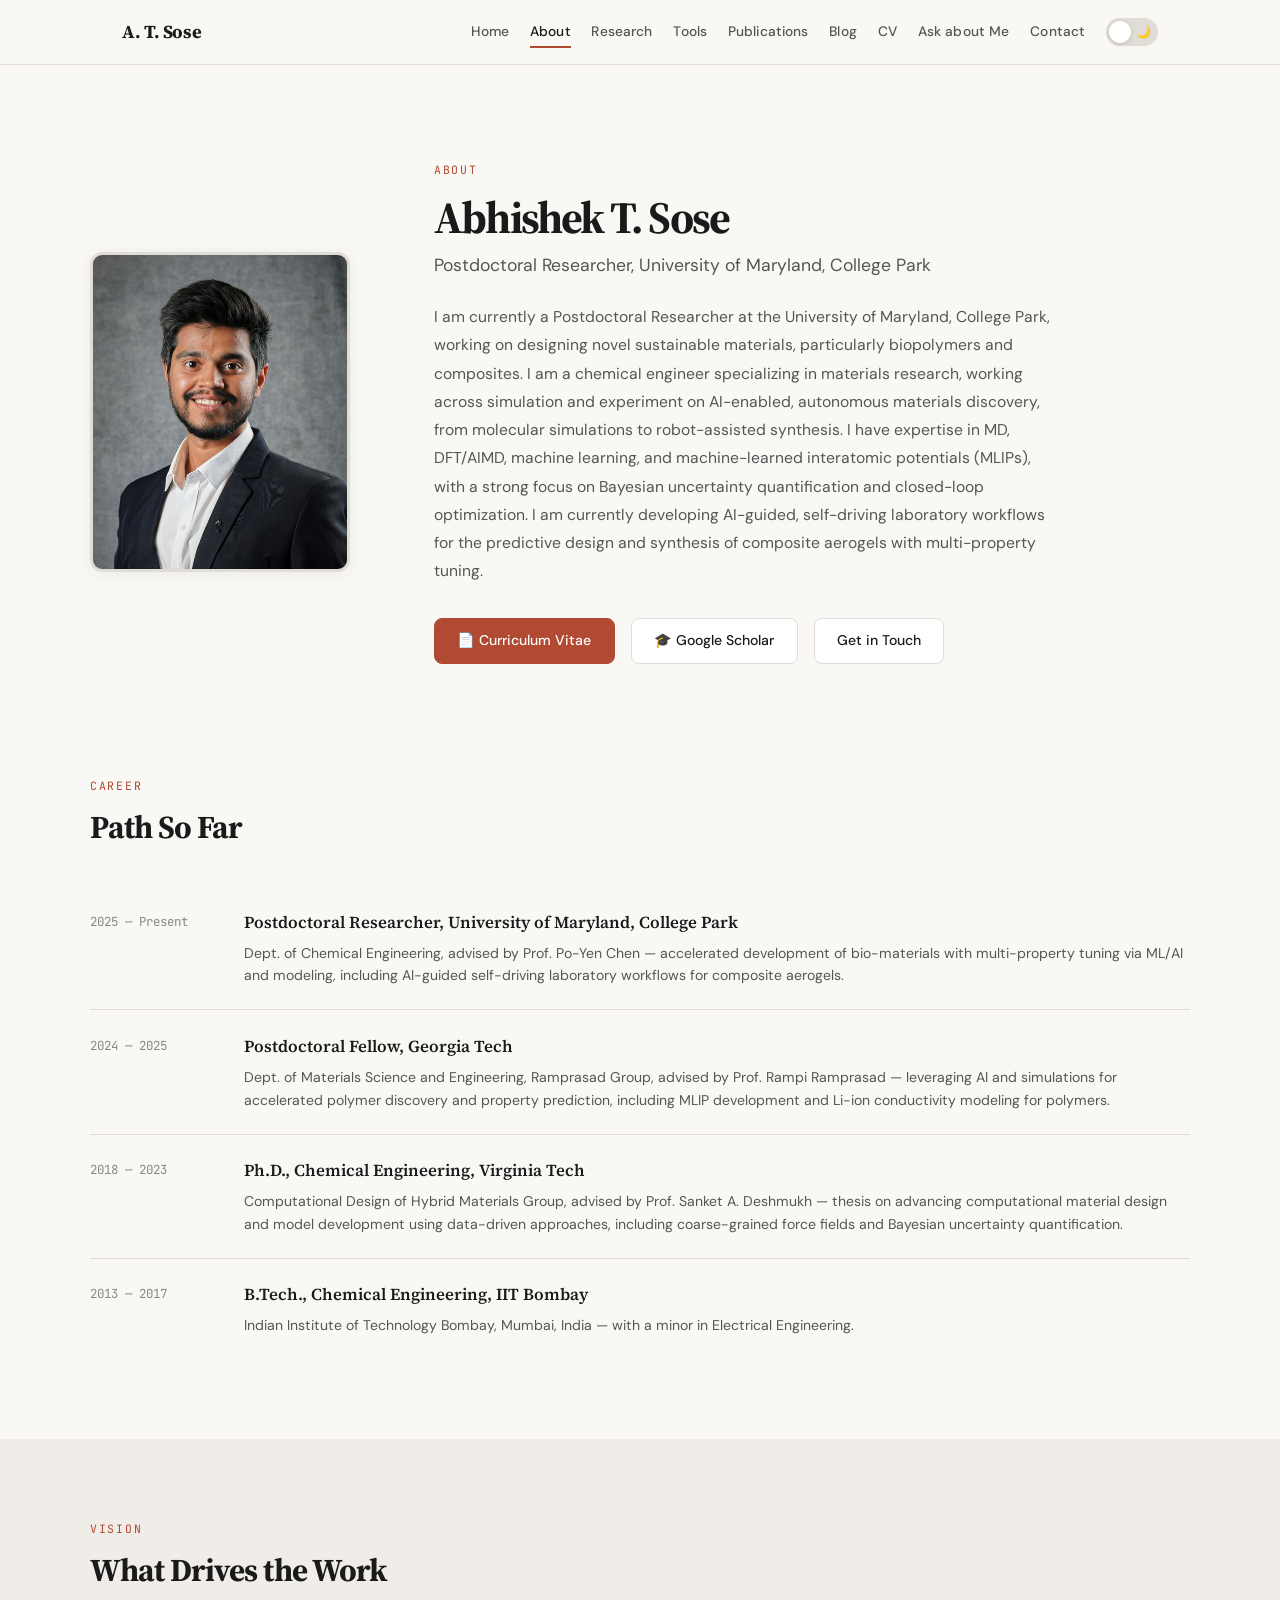
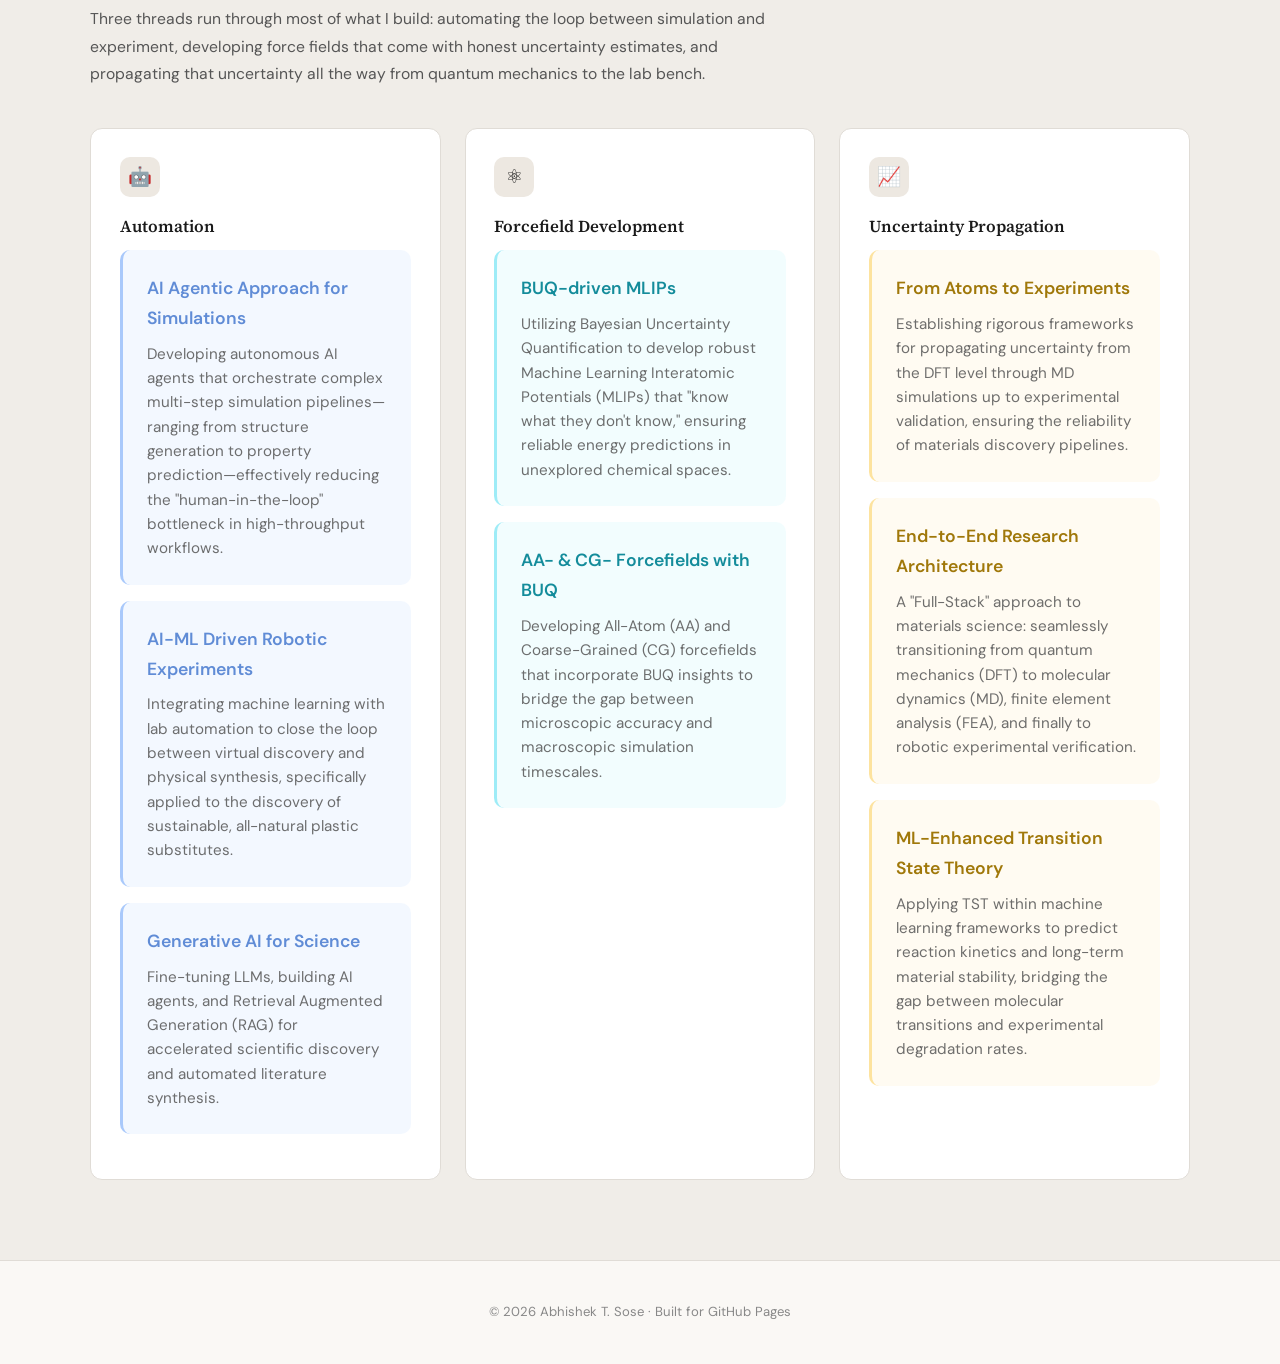
<file: about.html>
<!DOCTYPE html>
<html lang="en" data-theme="light">
<head>
<meta charset="UTF-8">
<meta name="viewport" content="width=device-width, initial-scale=1.0">
<title>About — Abhishek T. Sose</title>
<link rel="preconnect" href="https://fonts.googleapis.com">
<link href="https://fonts.googleapis.com/css2?family=Source+Serif+4:ital,opsz,wght@0,8..60,300;0,8..60,400;0,8..60,600;0,8..60,700;1,8..60,400&family=DM+Sans:ital,opsz,wght@0,9..40,300;0,9..40,400;0,9..40,500;0,9..40,600;1,9..40,400&family=JetBrains+Mono:wght@400&display=swap" rel="stylesheet">
<link rel="stylesheet" href="style.css">
</head>
<body data-page="about">

<div id="site-nav"></div>

<section class="hero" style="padding-bottom:2rem">
  <div class="container">
    <div class="hero-grid fade-up">
      <img src="assets/profile.jpg" alt="Abhishek T. Sose" class="hero-photo">
      <div class="hero-content">
        <p class="section-label">About</p>
        <h1>Abhishek T. Sose</h1>
        <p class="hero-subtitle">Postdoctoral Researcher, University of Maryland, College Park</p>
        <p class="hero-bio">I am currently a Postdoctoral Researcher at the University of Maryland, College Park, working on designing novel sustainable materials, particularly biopolymers and composites. I am a chemical engineer specializing in materials research, working across simulation and experiment on AI-enabled, autonomous materials discovery, from molecular simulations to robot-assisted synthesis. I have expertise in MD, DFT/AIMD, machine learning, and machine-learned interatomic potentials (MLIPs), with a strong focus on Bayesian uncertainty quantification and closed-loop optimization. I am currently developing AI-guided, self-driving laboratory workflows for the predictive design and synthesis of composite aerogels with multi-property tuning.</p>
        <div class="hero-links">
          <a href="assets/Abhishek-Tejrao-Sose_CV.pdf" class="btn btn-primary">📄 Curriculum Vitae</a>
          <a href="https://scholar.google.ca/citations?user=PnaArzMAAAAJ&hl=en" class="btn" target="_blank">🎓 Google Scholar</a>
          <a href="contact.html" class="btn">Get in Touch</a>
        </div>
      </div>
    </div>
  </div>
</section>

<section>
  <div class="container">
    <p class="section-label fade-up">Career</p>
    <h2 class="section-title fade-up">Path So Far</h2>
    <div class="timeline">
      <div class="timeline-item fade-up">
        <span class="timeline-date">2025 — Present</span>
        <div>
          <h3>Postdoctoral Researcher, University of Maryland, College Park</h3>
          <p>Dept. of Chemical Engineering, advised by Prof. Po-Yen Chen — accelerated development of bio-materials with multi-property tuning via ML/AI and modeling, including AI-guided self-driving laboratory workflows for composite aerogels.</p>
        </div>
      </div>
      <div class="timeline-item fade-up">
        <span class="timeline-date">2024 — 2025</span>
        <div>
          <h3>Postdoctoral Fellow, Georgia Tech</h3>
          <p>Dept. of Materials Science and Engineering, Ramprasad Group, advised by Prof. Rampi Ramprasad — leveraging AI and simulations for accelerated polymer discovery and property prediction, including MLIP development and Li-ion conductivity modeling for polymers.</p>
        </div>
      </div>
      <div class="timeline-item fade-up">
        <span class="timeline-date">2018 — 2023</span>
        <div>
          <h3>Ph.D., Chemical Engineering, Virginia Tech</h3>
          <p>Computational Design of Hybrid Materials Group, advised by Prof. Sanket A. Deshmukh — thesis on advancing computational material design and model development using data-driven approaches, including coarse-grained force fields and Bayesian uncertainty quantification.</p>
        </div>
      </div>
      <div class="timeline-item fade-up">
        <span class="timeline-date">2013 — 2017</span>
        <div>
          <h3>B.Tech., Chemical Engineering, IIT Bombay</h3>
          <p>Indian Institute of Technology Bombay, Mumbai, India — with a minor in Electrical Engineering.</p>
        </div>
      </div>
    </div>
  </div>
</section>

<section id="research-interests" style="background:var(--bg-accent);transition:background var(--transition)">
  <div class="container">
    <p class="section-label fade-up">Vision</p>
    <h2 class="section-title fade-up">What Drives the Work</h2>
    <p class="section-intro fade-up">Three threads run through most of what I build: automating the loop between simulation and experiment, developing force fields that come with honest uncertainty estimates, and propagating that uncertainty all the way from quantum mechanics to the lab bench.</p>

    <div class="interests-grid">
      <div class="interest-card wide fade-up">
        <div class="ic-icon">🤖</div>
        <h3>Automation</h3>
        <div class="sub-interest automation-box">
          <h4>AI Agentic Approach for Simulations</h4>
          <p>Developing autonomous AI agents that orchestrate complex multi-step simulation pipelines—ranging from structure generation to property prediction—effectively reducing the "human-in-the-loop" bottleneck in high-throughput workflows.</p>
        </div>
        <div class="sub-interest automation-box">
          <h4>AI-ML Driven Robotic Experiments</h4>
          <p>Integrating machine learning with lab automation to close the loop between virtual discovery and physical synthesis, specifically applied to the discovery of sustainable, all-natural plastic substitutes.</p>
        </div>
        <div class="sub-interest automation-box">
          <h4>Generative AI for Science</h4>
          <p>Fine-tuning LLMs, building AI agents, and Retrieval Augmented Generation (RAG) for accelerated scientific discovery and automated literature synthesis.</p>
        </div>
      </div>

      <div class="interest-card wide fade-up">
        <div class="ic-icon">⚛️</div>
        <h3>Forcefield Development</h3>
        <div class="sub-interest forcefields-box">
          <h4>BUQ-driven MLIPs</h4>
          <p>Utilizing Bayesian Uncertainty Quantification to develop robust Machine Learning Interatomic Potentials (MLIPs) that "know what they don't know," ensuring reliable energy predictions in unexplored chemical spaces.</p>
        </div>
        <div class="sub-interest forcefields-box">
          <h4>AA- & CG- Forcefields with BUQ</h4>
          <p>Developing All-Atom (AA) and Coarse-Grained (CG) forcefields that incorporate BUQ insights to bridge the gap between microscopic accuracy and macroscopic simulation timescales.</p>
        </div>
      </div>

      <div class="interest-card wide fade-up">
        <div class="ic-icon">📈</div>
        <h3>Uncertainty Propagation</h3>
        <div class="sub-interest uncertainty-box">
          <h4>From Atoms to Experiments</h4>
          <p>Establishing rigorous frameworks for propagating uncertainty from the DFT level through MD simulations up to experimental validation, ensuring the reliability of materials discovery pipelines.</p>
        </div>
        <div class="sub-interest uncertainty-box">
          <h4>End-to-End Research Architecture</h4>
          <p>A "Full-Stack" approach to materials science: seamlessly transitioning from quantum mechanics (DFT) to molecular dynamics (MD), finite element analysis (FEA), and finally to robotic experimental verification.</p>
        </div>
        <div class="sub-interest uncertainty-box">
          <h4>ML-Enhanced Transition State Theory</h4>
          <p>Applying TST within machine learning frameworks to predict reaction kinetics and long-term material stability, bridging the gap between molecular transitions and experimental degradation rates.</p>
        </div>
      </div>
    </div>
  </div>
</section>

<div id="site-footer"></div>

<script src="common.js"></script>
</body>
</html>
</file>
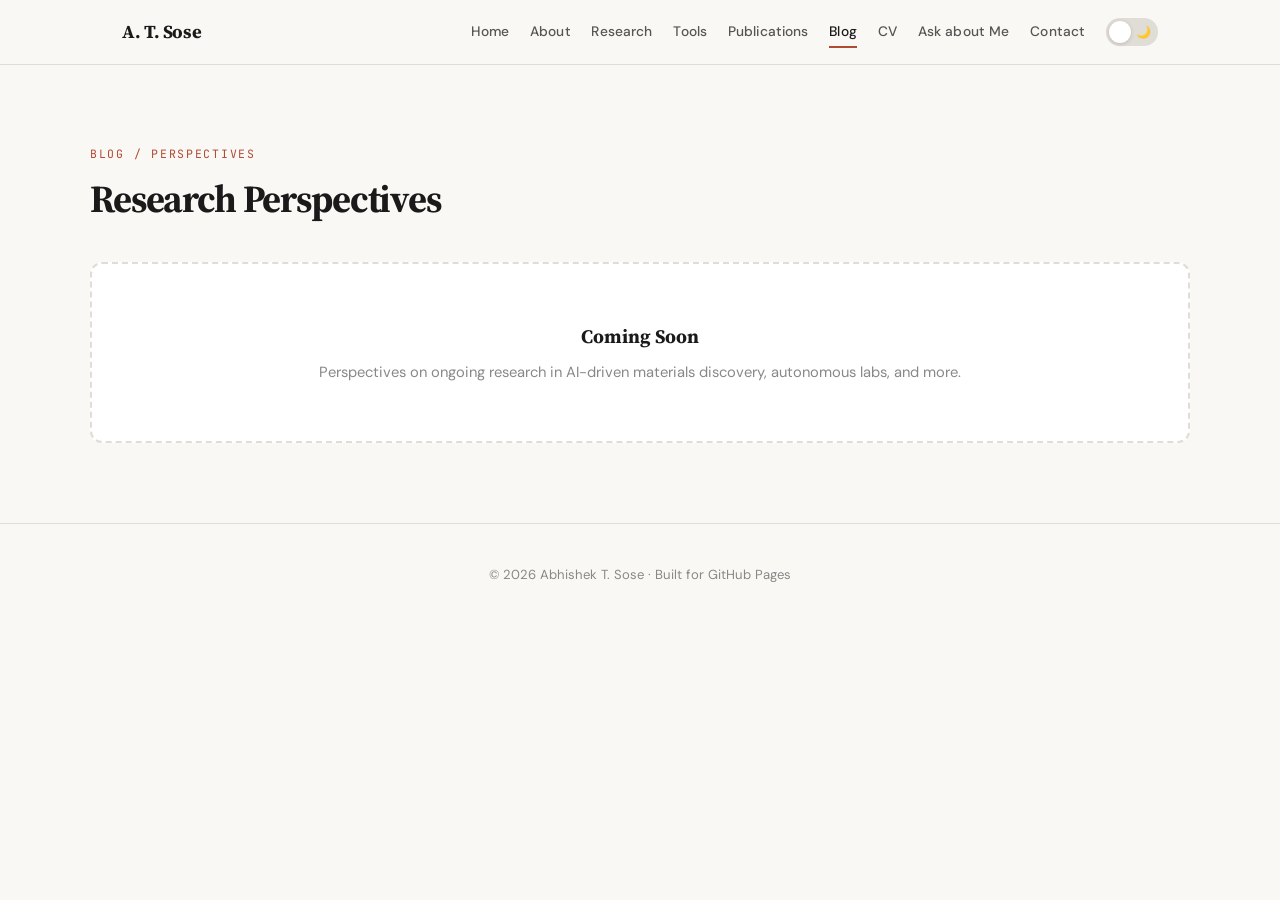
<file: blog.html>
<!DOCTYPE html>
<html lang="en" data-theme="light">
<head>
<meta charset="UTF-8">
<meta name="viewport" content="width=device-width, initial-scale=1.0">
<title>Blog — Abhishek T. Sose</title>
<link rel="preconnect" href="https://fonts.googleapis.com">
<link href="https://fonts.googleapis.com/css2?family=Source+Serif+4:ital,opsz,wght@0,8..60,300;0,8..60,400;0,8..60,600;0,8..60,700;1,8..60,400&family=DM+Sans:ital,opsz,wght@0,9..40,300;0,9..40,400;0,9..40,500;0,9..40,600;1,9..40,400&family=JetBrains+Mono:wght@400&display=swap" rel="stylesheet">
<link rel="stylesheet" href="style.css">
</head>
<body data-page="blog">

<div id="site-nav"></div>

<section style="padding-top:9rem">
  <div class="container">
    <p class="section-label fade-up">Blog / Perspectives</p>
    <h1 class="section-title fade-up" style="font-size:2.4rem">Research Perspectives</h1>
    <div class="blog-empty fade-up">
      <h3>Coming Soon</h3>
      <p>Perspectives on ongoing research in AI-driven materials discovery, autonomous labs, and more.</p>
    </div>
  </div>
</section>

<div id="site-footer"></div>

<script src="common.js"></script>
</body>
</html>
</file>
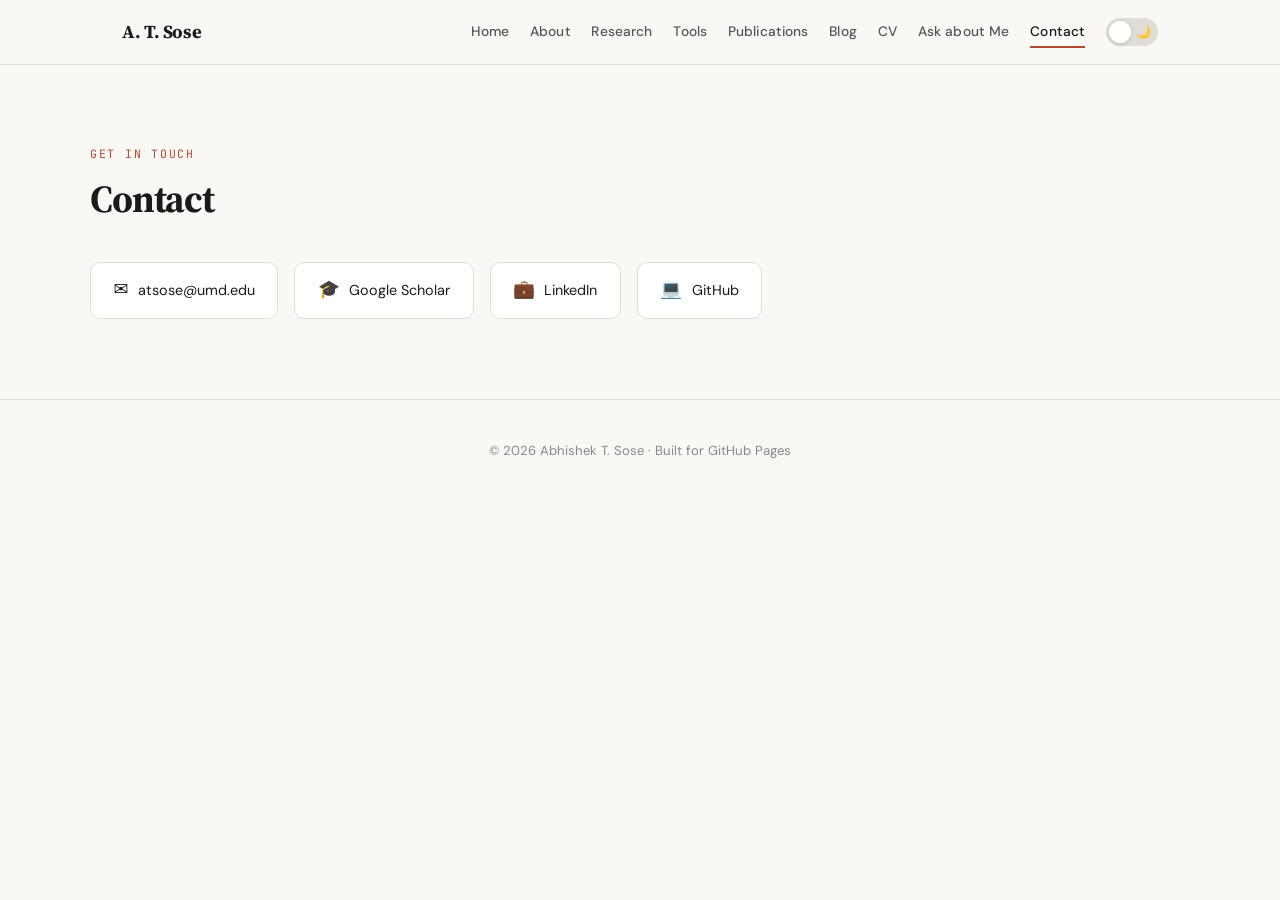
<file: contact.html>
<!DOCTYPE html>
<html lang="en" data-theme="light">
<head>
<meta charset="UTF-8">
<meta name="viewport" content="width=device-width, initial-scale=1.0">
<title>Contact — Abhishek T. Sose</title>
<link rel="preconnect" href="https://fonts.googleapis.com">
<link href="https://fonts.googleapis.com/css2?family=Source+Serif+4:ital,opsz,wght@0,8..60,300;0,8..60,400;0,8..60,600;0,8..60,700;1,8..60,400&family=DM+Sans:ital,opsz,wght@0,9..40,300;0,9..40,400;0,9..40,500;0,9..40,600;1,9..40,400&family=JetBrains+Mono:wght@400&display=swap" rel="stylesheet">
<link rel="stylesheet" href="style.css">
</head>
<body data-page="contact">

<div id="site-nav"></div>

<section style="padding-top:9rem">
  <div class="container">
    <p class="section-label fade-up">Get in Touch</p>
    <h1 class="section-title fade-up" style="font-size:2.4rem">Contact</h1>
    <div class="contact-grid fade-up">
      <a href="mailto:atsose@umd.edu" class="contact-item"><span class="ci-icon">✉️</span> atsose@umd.edu</a>
      <a href="https://scholar.google.ca/citations?user=PnaArzMAAAAJ&hl=en" target="_blank" class="contact-item"><span class="ci-icon">🎓</span> Google Scholar</a>
      <a href="https://www.linkedin.com/in/abhisheksose/" target="_blank" class="contact-item"><span class="ci-icon">💼</span> LinkedIn</a>
      <a href="https://github.com/abhishek-t-sose" target="_blank" class="contact-item"><span class="ci-icon">💻</span> GitHub</a>
    </div>
  </div>
</section>

<div id="site-footer"></div>

<script src="common.js"></script>
</body>
</html>
</file>
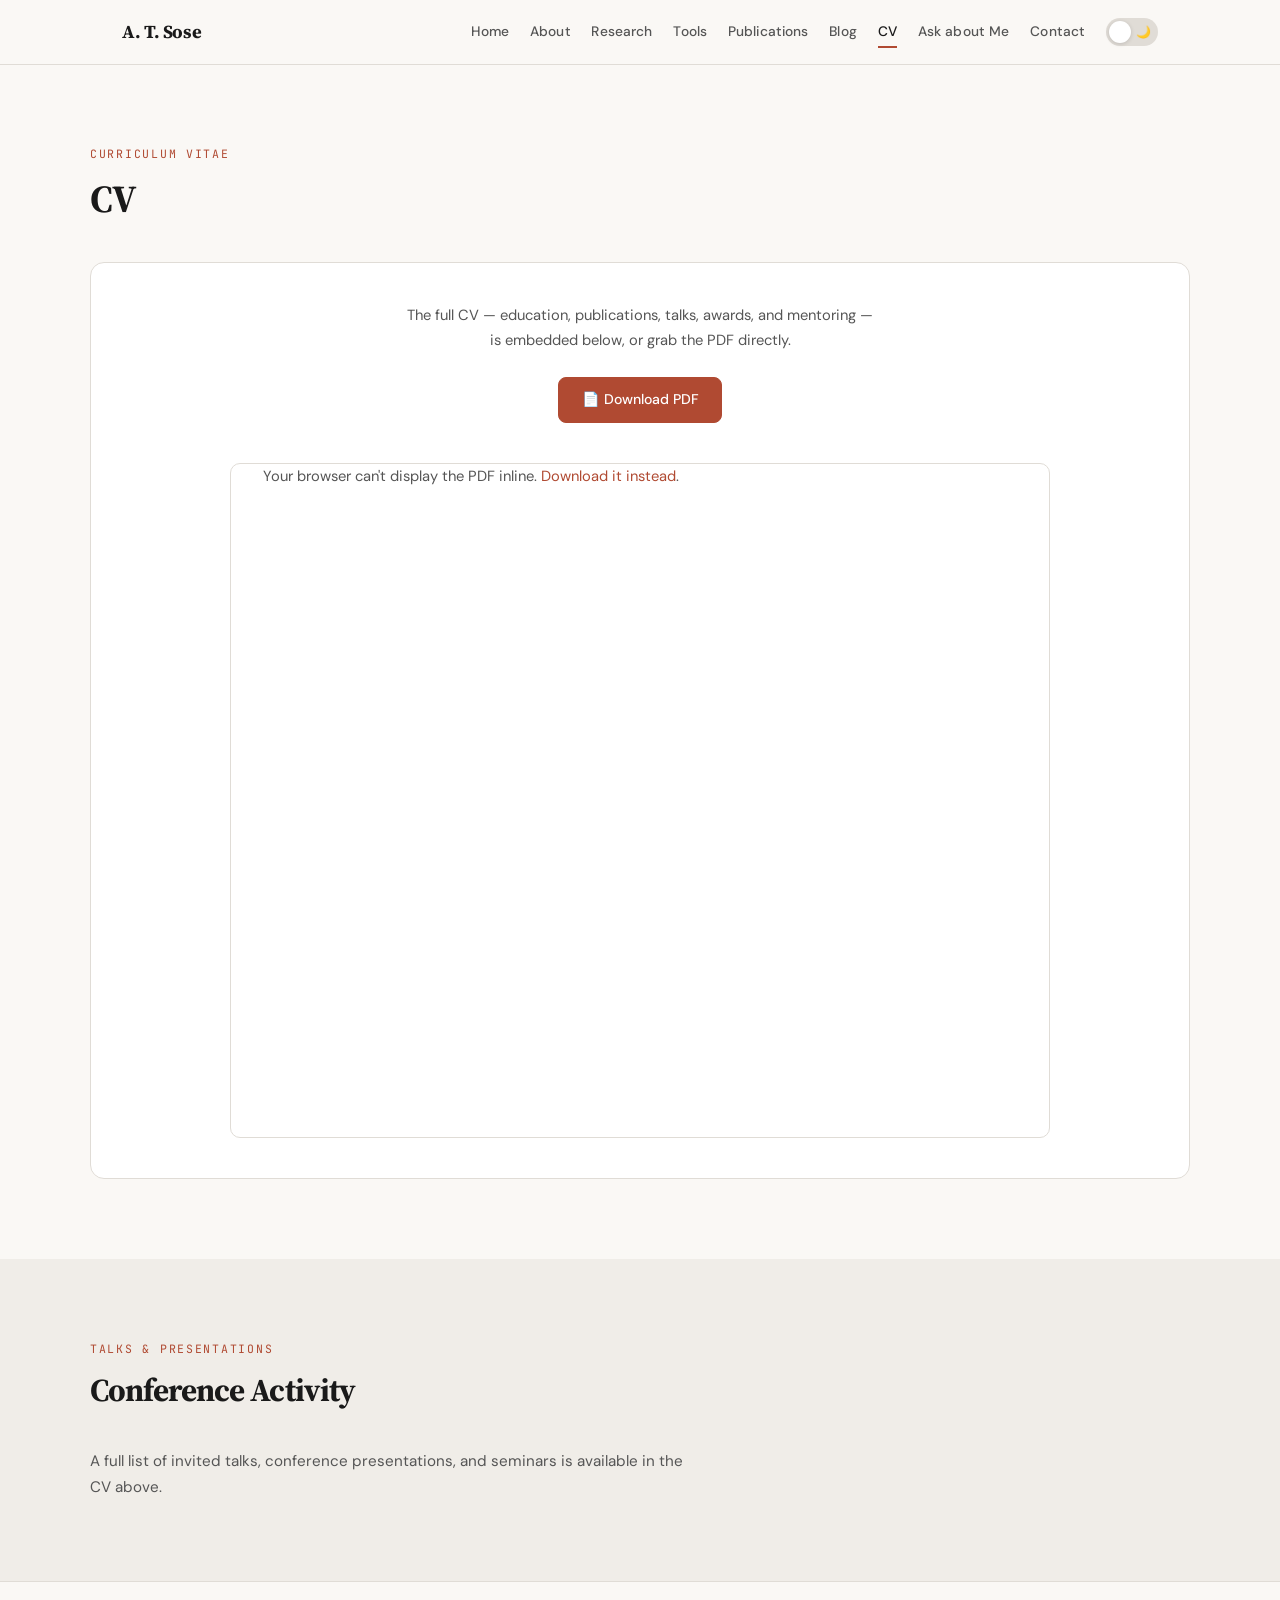
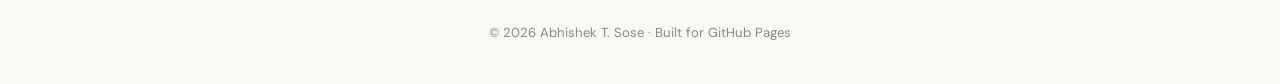
<file: cv.html>
<!DOCTYPE html>
<html lang="en" data-theme="light">
<head>
<meta charset="UTF-8">
<meta name="viewport" content="width=device-width, initial-scale=1.0">
<title>CV — Abhishek T. Sose</title>
<link rel="preconnect" href="https://fonts.googleapis.com">
<link href="https://fonts.googleapis.com/css2?family=Source+Serif+4:ital,opsz,wght@0,8..60,300;0,8..60,400;0,8..60,600;0,8..60,700;1,8..60,400&family=DM+Sans:ital,opsz,wght@0,9..40,300;0,9..40,400;0,9..40,500;0,9..40,600;1,9..40,400&family=JetBrains+Mono:wght@400&display=swap" rel="stylesheet">
<link rel="stylesheet" href="style.css">
</head>
<body data-page="cv">

<div id="site-nav"></div>

<section style="padding-top:9rem">
  <div class="container">
    <p class="section-label fade-up">Curriculum Vitae</p>
    <h1 class="section-title fade-up" style="font-size:2.4rem">CV</h1>

    <div class="cv-panel fade-up">
      <p>The full CV — education, publications, talks, awards, and mentoring — is embedded below, or grab the PDF directly.</p>
      <a href="assets/Abhishek-Tejrao-Sose_CV.pdf" class="btn btn-primary" download>📄 Download PDF</a>
      <object data="assets/Abhishek-Tejrao-Sose_CV.pdf" type="application/pdf" class="cv-embed">
        <p>Your browser can't display the PDF inline. <a href="assets/Abhishek-Tejrao-Sose_CV.pdf">Download it instead</a>.</p>
      </object>
    </div>
  </div>
</section>

<section id="talks" style="background:var(--bg-accent);transition:background var(--transition)">
  <div class="container">
    <p class="section-label fade-up">Talks &amp; Presentations</p>
    <h2 class="section-title fade-up">Conference Activity</h2>
    <p class="talks-note fade-up">A full list of invited talks, conference presentations, and seminars is available in the CV above.</p>
  </div>
</section>

<div id="site-footer"></div>

<script src="common.js"></script>
</body>
</html>
</file>
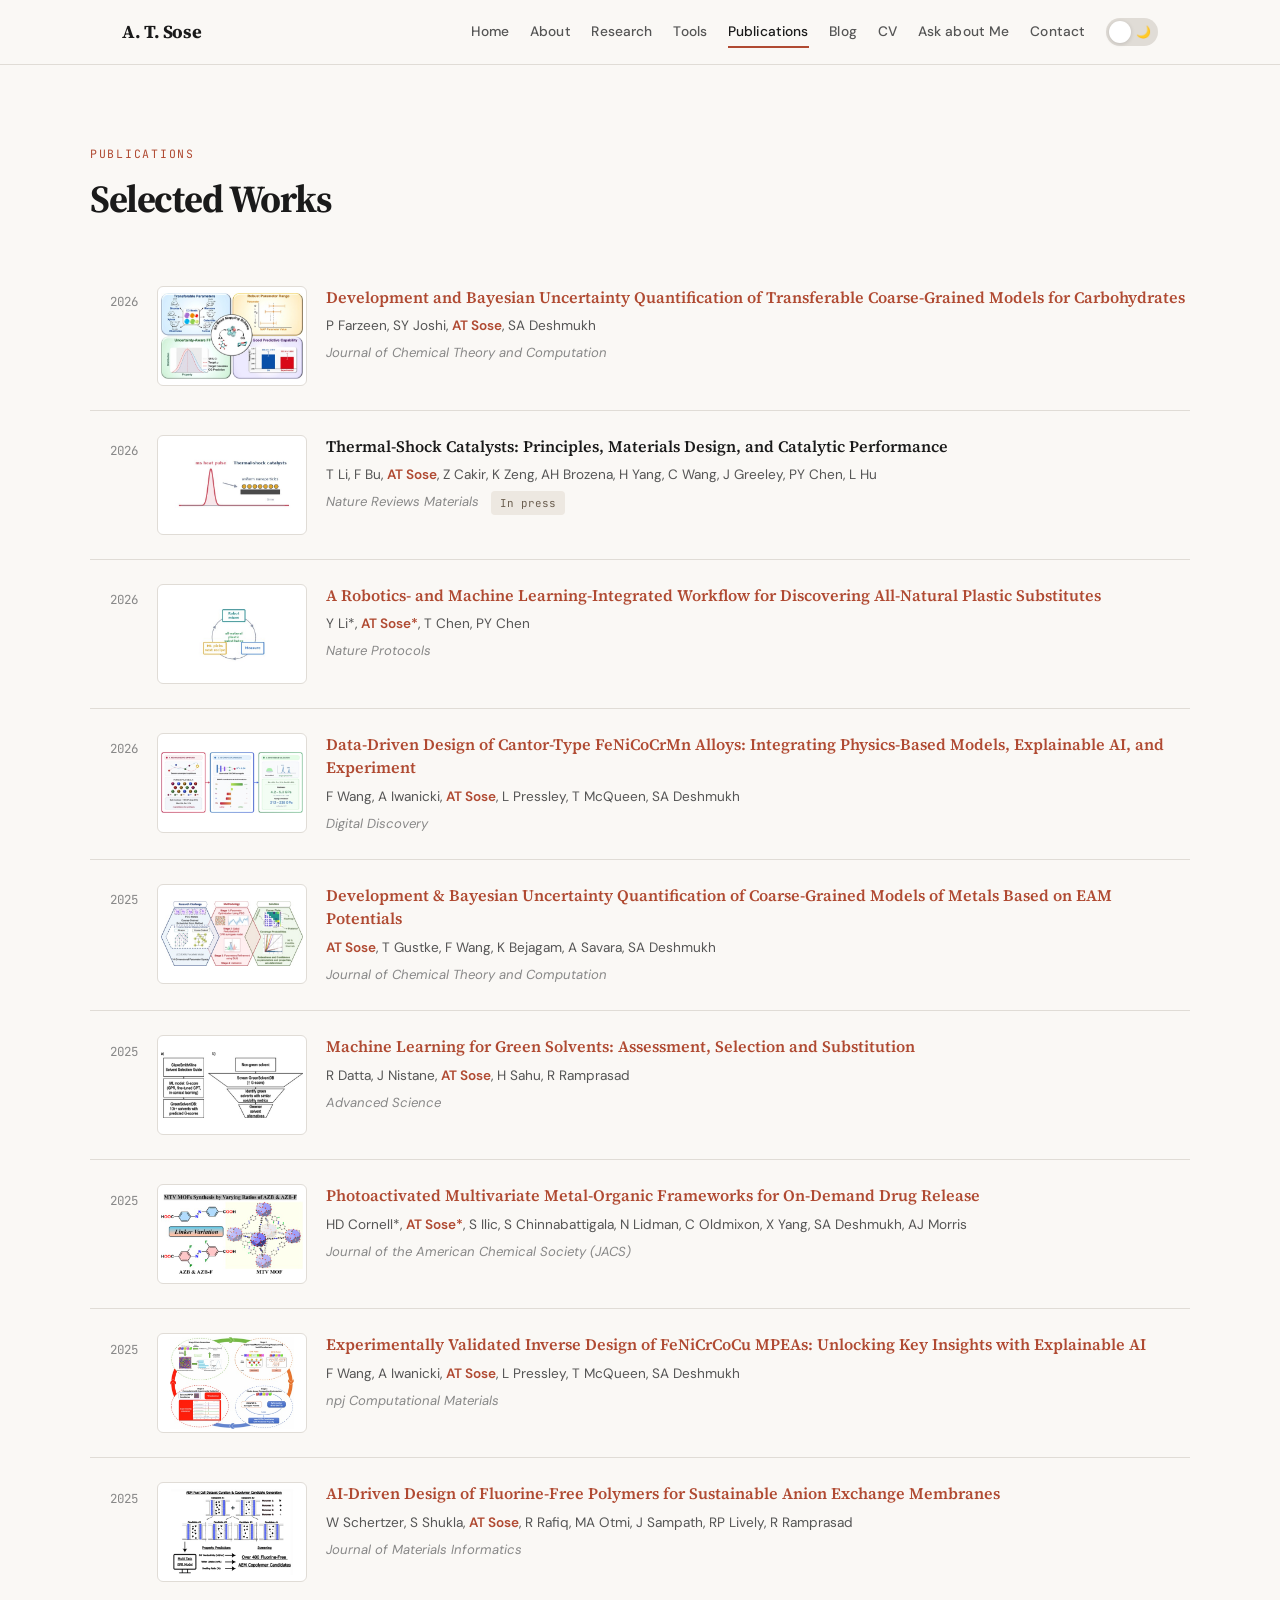
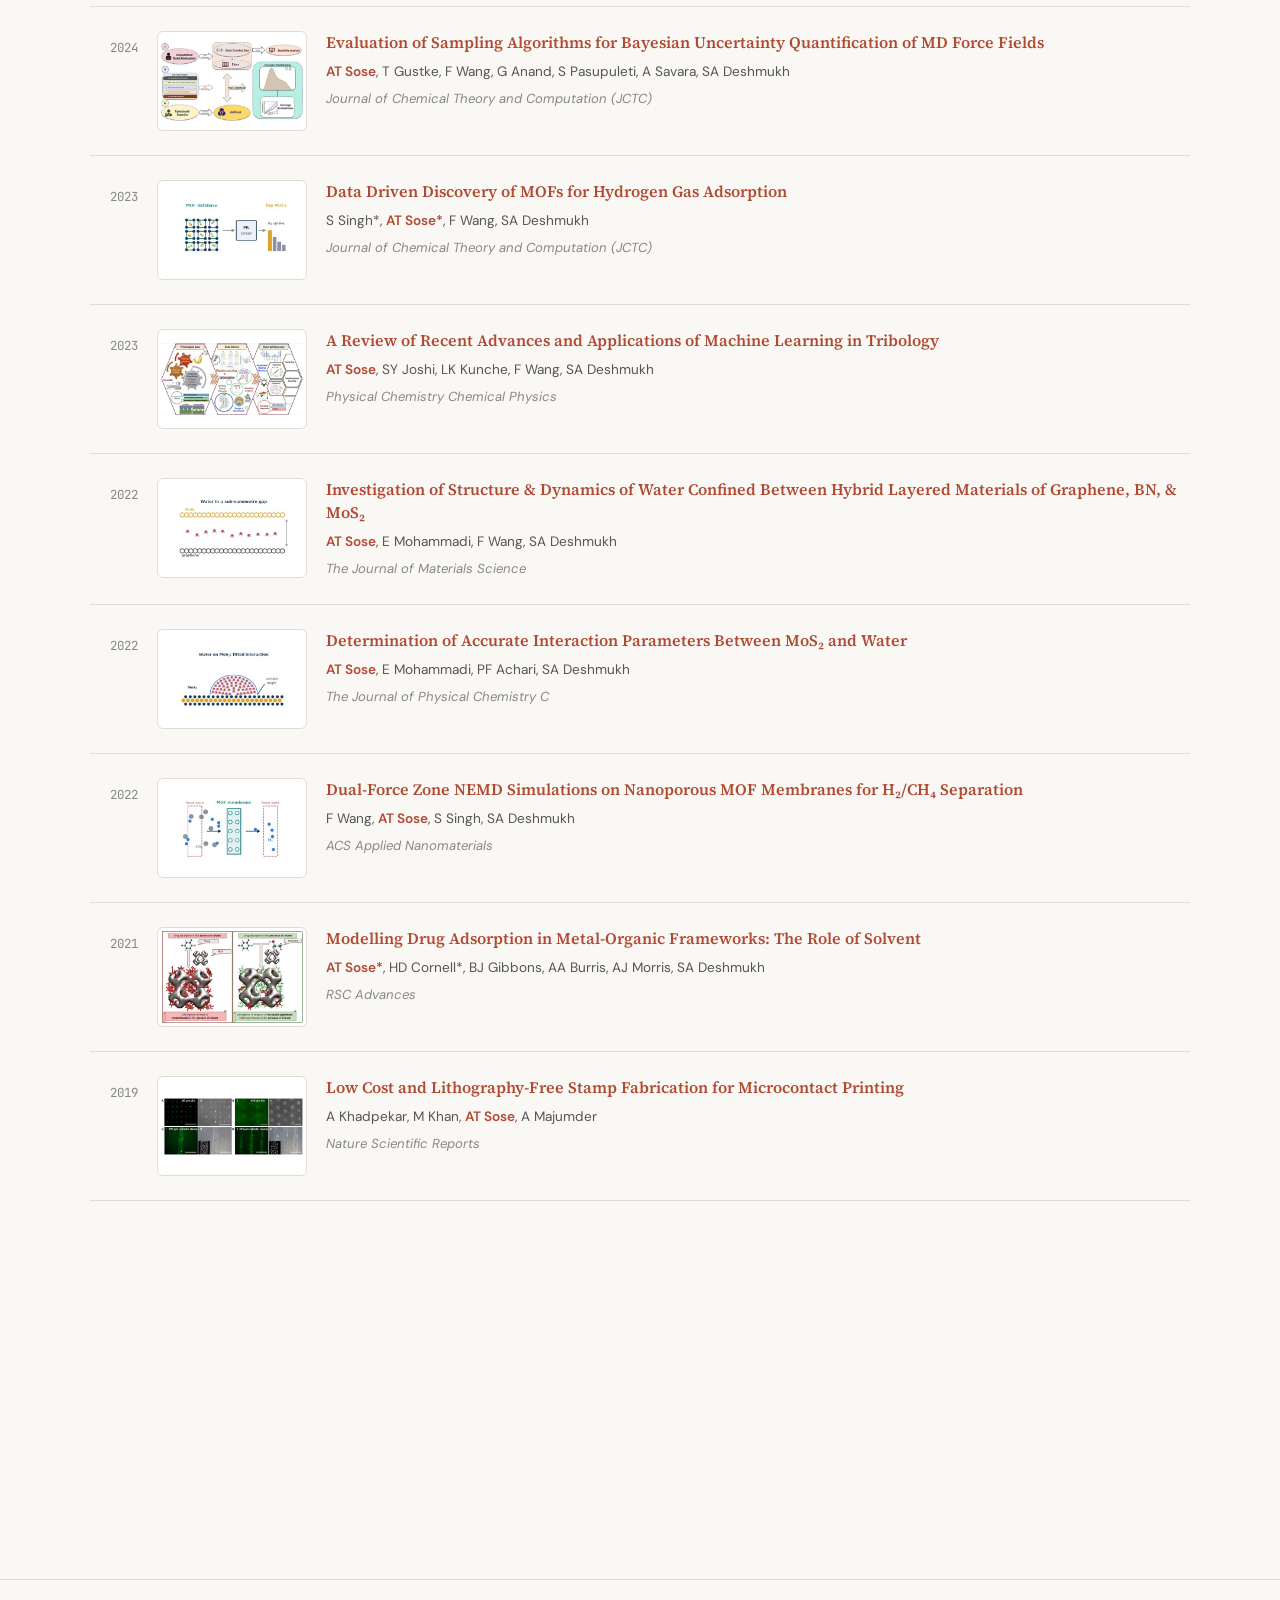
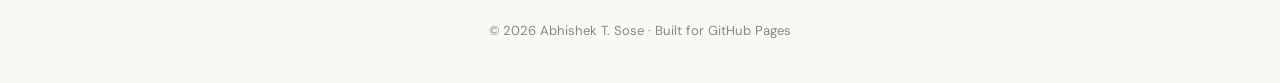
<file: publications.html>
<!DOCTYPE html>
<html lang="en" data-theme="light">
<head>
<meta charset="UTF-8">
<meta name="viewport" content="width=device-width, initial-scale=1.0">
<title>Publications — Abhishek T. Sose</title>
<link rel="preconnect" href="https://fonts.googleapis.com">
<link href="https://fonts.googleapis.com/css2?family=Source+Serif+4:ital,opsz,wght@0,8..60,300;0,8..60,400;0,8..60,600;0,8..60,700;1,8..60,400&family=DM+Sans:ital,opsz,wght@0,9..40,300;0,9..40,400;0,9..40,500;0,9..40,600;1,9..40,400&family=JetBrains+Mono:wght@400&display=swap" rel="stylesheet">
<link rel="stylesheet" href="style.css">
</head>
<body data-page="publications">

<div id="site-nav"></div>

<section style="padding-top:9rem">
  <div class="container">
    <p class="section-label fade-up">Publications</p>
    <h1 class="section-title fade-up" style="font-size:2.4rem">Selected Works</h1>
    <div class="pub-list">
      <div class="pub-item has-thumb fade-up"><span class="pub-year">2026</span><img class="pub-thumb" src="assets/pubs/jctc2026-carbohydrate-cg.jpg" alt="Graphical abstract, from the JCTC (2026) article, CC BY 4.0" title="Graphical abstract, from the JCTC (2026) article, CC BY 4.0" loading="lazy"><div class="pub-info"><h3><a href="https://doi.org/10.1021/acs.jctc.6c01202" target="_blank">Development and Bayesian Uncertainty Quantification of Transferable Coarse-Grained Models for Carbohydrates</a></h3><p class="pub-authors">P Farzeen, SY Joshi, <span class="me">AT Sose</span>, SA Deshmukh</p><p class="pub-venue">Journal of Chemical Theory and Computation</p></div></div>
      <div class="pub-item has-thumb fade-up"><span class="pub-year">2026</span><img class="pub-thumb" src="assets/pubs/nrm2026-thermal-shock.jpg" alt="Schematic" title="Schematic" loading="lazy"><div class="pub-info"><h3>Thermal-Shock Catalysts: Principles, Materials Design, and Catalytic Performance</h3><p class="pub-authors">T Li, F Bu, <span class="me">AT Sose</span>, Z Cakir, K Zeng, AH Brozena, H Yang, C Wang, J Greeley, PY Chen, L Hu</p><p class="pub-venue">Nature Reviews Materials <span class="pub-tag">In press</span></p></div></div>
      <div class="pub-item has-thumb fade-up"><span class="pub-year">2026</span><img class="pub-thumb" src="assets/pubs/natprot2026-robot-ml.jpg" alt="Schematic" title="Schematic" loading="lazy"><div class="pub-info"><h3><a href="https://doi.org/10.1038/s41596-026-01449-4" target="_blank">A Robotics- and Machine Learning-Integrated Workflow for Discovering All-Natural Plastic Substitutes</a></h3><p class="pub-authors">Y Li*, <span class="me">AT Sose*</span>, T Chen, PY Chen</p><p class="pub-venue">Nature Protocols</p></div></div>
      <div class="pub-item has-thumb fade-up"><span class="pub-year">2026</span><img class="pub-thumb" src="assets/pubs/dd2026-cantor-alloys.jpg" alt="Graphical abstract, from the Digital Discovery (2026) article, CC BY-NC 4.0" title="Graphical abstract, from the Digital Discovery (2026) article, CC BY-NC 4.0" loading="lazy"><div class="pub-info"><h3><a href="https://doi.org/10.1039/d6dd00423g" target="_blank">Data-Driven Design of Cantor-Type FeNiCoCrMn Alloys: Integrating Physics-Based Models, Explainable AI, and Experiment</a></h3><p class="pub-authors">F Wang, A Iwanicki, <span class="me">AT Sose</span>, L Pressley, T McQueen, SA Deshmukh</p><p class="pub-venue">Digital Discovery</p></div></div>
      <div class="pub-item has-thumb fade-up"><span class="pub-year">2025</span><img class="pub-thumb" src="assets/pubs/jctc2025-eam-cg-metals.jpg" alt="Graphical abstract, from the JCTC (2025) article, CC BY 4.0" title="Graphical abstract, from the JCTC (2025) article, CC BY 4.0" loading="lazy"><div class="pub-info"><h3><a href="https://doi.org/10.1021/acs.jctc.5c01322" target="_blank">Development &amp; Bayesian Uncertainty Quantification of Coarse-Grained Models of Metals Based on EAM Potentials</a></h3><p class="pub-authors"><span class="me">AT Sose</span>, T Gustke, F Wang, K Bejagam, A Savara, SA Deshmukh</p><p class="pub-venue">Journal of Chemical Theory and Computation</p></div></div>
      <div class="pub-item has-thumb fade-up"><span class="pub-year">2025</span><img class="pub-thumb" src="assets/pubs/advs2025-green-solvents.jpg" alt="Figure 1, from the Advanced Science (2025) article, CC BY 4.0" title="Figure 1, from the Advanced Science (2025) article, CC BY 4.0" loading="lazy"><div class="pub-info"><h3><a href="https://doi.org/10.1002/advs.202516851" target="_blank">Machine Learning for Green Solvents: Assessment, Selection and Substitution</a></h3><p class="pub-authors">R Datta, J Nistane, <span class="me">AT Sose</span>, H Sahu, R Ramprasad</p><p class="pub-venue">Advanced Science</p></div></div>
      <div class="pub-item has-thumb fade-up"><span class="pub-year">2025</span><img class="pub-thumb" src="assets/pubs/jacs2025-photoactivated-mof.jpg" alt="Graphical abstract, from the JACS (2025) article, CC BY 4.0" title="Graphical abstract, from the JACS (2025) article, CC BY 4.0" loading="lazy"><div class="pub-info"><h3><a href="https://doi.org/10.1021/jacs.4c15222" target="_blank">Photoactivated Multivariate Metal-Organic Frameworks for On-Demand Drug Release</a></h3><p class="pub-authors">HD Cornell*, <span class="me">AT Sose*</span>, S Ilic, S Chinnabattigala, N Lidman, C Oldmixon, X Yang, SA Deshmukh, AJ Morris</p><p class="pub-venue">Journal of the American Chemical Society (JACS)</p></div></div>
      <div class="pub-item has-thumb fade-up"><span class="pub-year">2025</span><img class="pub-thumb" src="assets/pubs/npj2025-mpea-inverse-design.jpg" alt="Figure 1, from the npj Computational Materials (2025) article, CC BY-NC-ND 4.0" title="Figure 1, from the npj Computational Materials (2025) article, CC BY-NC-ND 4.0" loading="lazy"><div class="pub-info"><h3><a href="https://doi.org/10.1038/s41524-025-01600-x" target="_blank">Experimentally Validated Inverse Design of FeNiCrCoCu MPEAs: Unlocking Key Insights with Explainable AI</a></h3><p class="pub-authors">F Wang, A Iwanicki, <span class="me">AT Sose</span>, L Pressley, T McQueen, SA Deshmukh</p><p class="pub-venue">npj Computational Materials</p></div></div>
      <div class="pub-item has-thumb fade-up"><span class="pub-year">2025</span><img class="pub-thumb" src="assets/pubs/jmi2025-fluorine-free-aem.jpg" alt="Graphical abstract, from the Journal of Materials Informatics (2025) article, CC BY 4.0" title="Graphical abstract, from the Journal of Materials Informatics (2025) article, CC BY 4.0" loading="lazy"><div class="pub-info"><h3><a href="https://doi.org/10.20517/jmi.2024.69" target="_blank">AI-Driven Design of Fluorine-Free Polymers for Sustainable Anion Exchange Membranes</a></h3><p class="pub-authors">W Schertzer, S Shukla, <span class="me">AT Sose</span>, R Rafiq, MA Otmi, J Sampath, RP Lively, R Ramprasad</p><p class="pub-venue">Journal of Materials Informatics</p></div></div>
      <div class="pub-item has-thumb fade-up"><span class="pub-year">2024</span><img class="pub-thumb" src="assets/pubs/jctc2024-bayesian-samplers.jpg" alt="Graphical abstract, from the JCTC (2024) article, CC BY 4.0" title="Graphical abstract, from the JCTC (2024) article, CC BY 4.0" loading="lazy"><div class="pub-info"><h3><a href="https://doi.org/10.1021/acs.jctc.4c00130" target="_blank">Evaluation of Sampling Algorithms for Bayesian Uncertainty Quantification of MD Force Fields</a></h3><p class="pub-authors"><span class="me">AT Sose</span>, T Gustke, F Wang, G Anand, S Pasupuleti, A Savara, SA Deshmukh</p><p class="pub-venue">Journal of Chemical Theory and Computation (JCTC)</p></div></div>
      <div class="pub-item has-thumb fade-up"><span class="pub-year">2023</span><img class="pub-thumb" src="assets/pubs/jctc2023-mof-h2.jpg" alt="Schematic" title="Schematic" loading="lazy"><div class="pub-info"><h3><a href="https://doi.org/10.1021/acs.jctc.3c00081" target="_blank">Data Driven Discovery of MOFs for Hydrogen Gas Adsorption</a></h3><p class="pub-authors">S Singh*, <span class="me">AT Sose*</span>, F Wang, SA Deshmukh</p><p class="pub-venue">Journal of Chemical Theory and Computation (JCTC)</p></div></div>
      <div class="pub-item has-thumb fade-up"><span class="pub-year">2023</span><img class="pub-thumb" src="assets/pubs/pccp2023-ml-tribology.jpg" alt="Graphical abstract, from the PCCP (2023) article" title="Graphical abstract, from the PCCP (2023) article" loading="lazy"><div class="pub-info"><h3><a href="https://doi.org/10.1039/d2cp03692d" target="_blank">A Review of Recent Advances and Applications of Machine Learning in Tribology</a></h3><p class="pub-authors"><span class="me">AT Sose</span>, SY Joshi, LK Kunche, F Wang, SA Deshmukh</p><p class="pub-venue">Physical Chemistry Chemical Physics</p></div></div>
      <div class="pub-item has-thumb fade-up"><span class="pub-year">2022</span><img class="pub-thumb" src="assets/pubs/jms2022-confined-water.jpg" alt="Schematic" title="Schematic" loading="lazy"><div class="pub-info"><h3><a href="https://doi.org/10.1007/s10853-022-07073-3" target="_blank">Investigation of Structure &amp; Dynamics of Water Confined Between Hybrid Layered Materials of Graphene, BN, &amp; MoS₂</a></h3><p class="pub-authors"><span class="me">AT Sose</span>, E Mohammadi, F Wang, SA Deshmukh</p><p class="pub-venue">The Journal of Materials Science</p></div></div>
      <div class="pub-item has-thumb fade-up"><span class="pub-year">2022</span><img class="pub-thumb" src="assets/pubs/jpcc2022-mos2-water.jpg" alt="Schematic" title="Schematic" loading="lazy"><div class="pub-info"><h3><a href="https://doi.org/10.1021/acs.jpcc.1c07313" target="_blank">Determination of Accurate Interaction Parameters Between MoS₂ and Water</a></h3><p class="pub-authors"><span class="me">AT Sose</span>, E Mohammadi, PF Achari, SA Deshmukh</p><p class="pub-venue">The Journal of Physical Chemistry C</p></div></div>
      <div class="pub-item has-thumb fade-up"><span class="pub-year">2022</span><img class="pub-thumb" src="assets/pubs/acsanm2022-nemd-membrane.jpg" alt="Schematic" title="Schematic" loading="lazy"><div class="pub-info"><h3><a href="https://doi.org/10.1021/acsanm.2c00024" target="_blank">Dual-Force Zone NEMD Simulations on Nanoporous MOF Membranes for H₂/CH₄ Separation</a></h3><p class="pub-authors">F Wang, <span class="me">AT Sose</span>, S Singh, SA Deshmukh</p><p class="pub-venue">ACS Applied Nanomaterials</p></div></div>
      <div class="pub-item has-thumb fade-up"><span class="pub-year">2021</span><img class="pub-thumb" src="assets/pubs/rsca2021-drug-adsorption-mof.jpg" alt="Graphical abstract, from the RSC Advances (2021) article, CC BY-NC 3.0/4.0" title="Graphical abstract, from the RSC Advances (2021) article, CC BY-NC 3.0/4.0" loading="lazy"><div class="pub-info"><h3><a href="https://doi.org/10.1039/d1ra01746b" target="_blank">Modelling Drug Adsorption in Metal-Organic Frameworks: The Role of Solvent</a></h3><p class="pub-authors"><span class="me">AT Sose*</span>, HD Cornell*, BJ Gibbons, AA Burris, AJ Morris, SA Deshmukh</p><p class="pub-venue">RSC Advances</p></div></div>
      <div class="pub-item has-thumb fade-up"><span class="pub-year">2019</span><img class="pub-thumb" src="assets/pubs/scirep2019-microcontact-stamps.jpg" alt="Figure 1, from the Scientific Reports (2019) article, CC BY 4.0" title="Figure 1, from the Scientific Reports (2019) article, CC BY 4.0" loading="lazy"><div class="pub-info"><h3><a href="https://doi.org/10.1038/s41598-018-36521-x" target="_blank">Low Cost and Lithography-Free Stamp Fabrication for Microcontact Printing</a></h3><p class="pub-authors">A Khadpekar, M Khan, <span class="me">AT Sose</span>, A Majumder</p><p class="pub-venue">Nature Scientific Reports</p></div></div>
      <div class="pub-item has-thumb fade-up"><span class="pub-year">2017</span><img class="pub-thumb" src="assets/pubs/ijesrt2017-heavy-metals.jpg" alt="Schematic" title="Schematic" loading="lazy"><div class="pub-info"><h3>Oil Industry — Analysis, Effects and Removal of Heavy Metals</h3><p class="pub-authors"><span class="me">AT Sose</span>, SJ Kulkarni, MT Sose</p><p class="pub-venue">Int. J. Eng. Sci. Res. Technol.</p></div></div>
      <div class="pub-item has-thumb fade-up"><span class="pub-year">2017</span><img class="pub-thumb" src="assets/pubs/iosr2017-activated-sludge.jpg" alt="Schematic" title="Schematic" loading="lazy"><div class="pub-info"><h3>Characterization of Sludge and Design of Activated Sludge Process for Sewage Treatment</h3><p class="pub-authors">SJ Kulkarni, <span class="me">AT Sose</span>, MT Sose</p><p class="pub-venue">IOSR J. Environmental Science, Toxicology and Food Technology</p></div></div>
    </div>
  </div>
</section>

<div id="site-footer"></div>

<script src="common.js"></script>
</body>
</html>
</file>
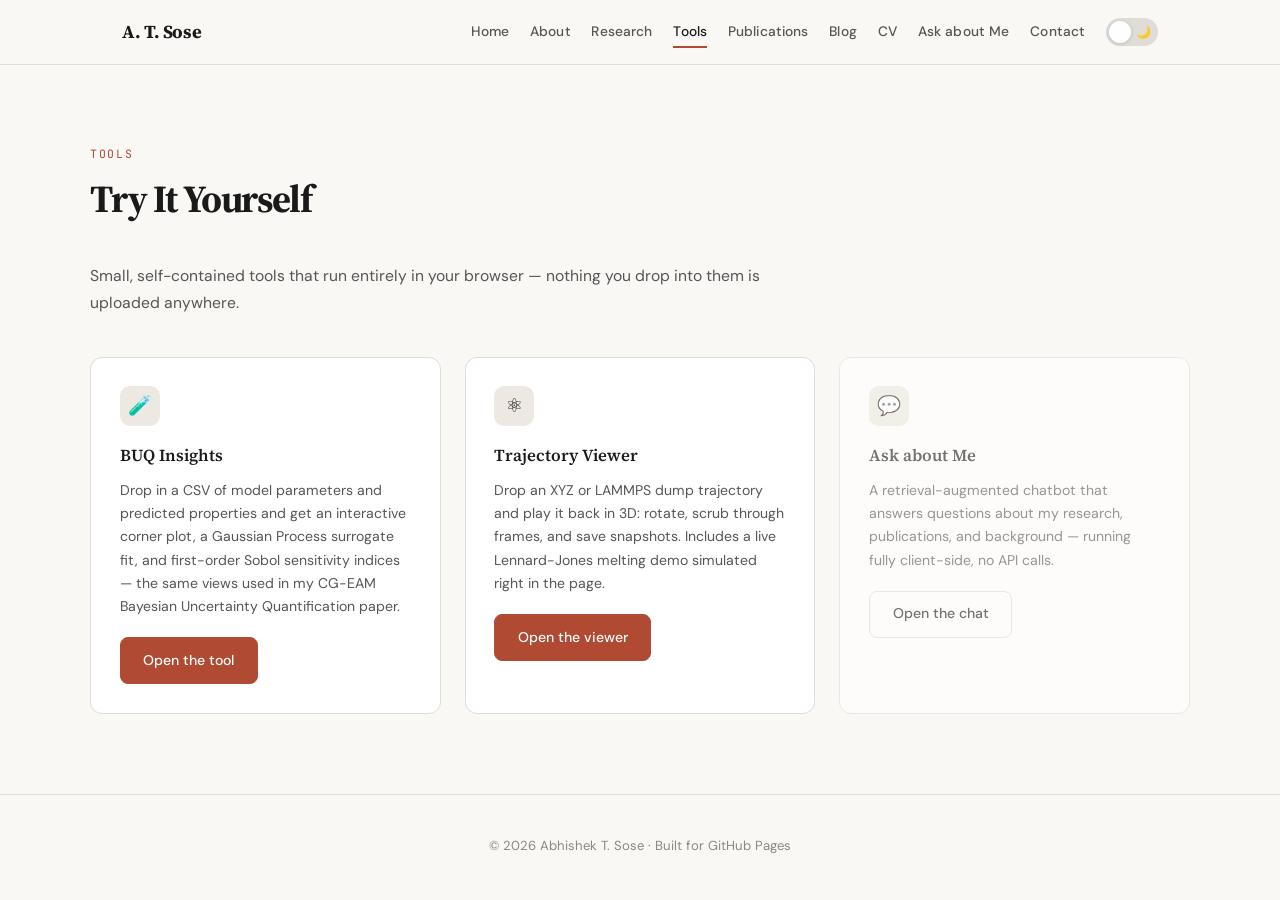
<file: tools.html>
<!DOCTYPE html>
<html lang="en" data-theme="light">
<head>
<meta charset="UTF-8">
<meta name="viewport" content="width=device-width, initial-scale=1.0">
<title>Tools — Abhishek T. Sose</title>
<link rel="preconnect" href="https://fonts.googleapis.com">
<link href="https://fonts.googleapis.com/css2?family=Source+Serif+4:ital,opsz,wght@0,8..60,300;0,8..60,400;0,8..60,600;0,8..60,700;1,8..60,400&family=DM+Sans:ital,opsz,wght@0,9..40,300;0,9..40,400;0,9..40,500;0,9..40,600;1,9..40,400&family=JetBrains+Mono:wght@400&display=swap" rel="stylesheet">
<link rel="stylesheet" href="style.css">
</head>
<body data-page="tools">

<div id="site-nav"></div>

<section style="padding-top:9rem">
  <div class="container">
    <p class="section-label fade-up">Tools</p>
    <h1 class="section-title fade-up" style="font-size:2.4rem">Try It Yourself</h1>
    <p class="section-intro fade-up" style="margin-top:0">Small, self-contained tools that run entirely in your browser — nothing you drop into them is uploaded anywhere.</p>

    <div class="interests-grid">
      <div class="interest-card fade-up">
        <div class="ic-icon">🧪</div>
        <h3>BUQ Insights</h3>
        <p>Drop in a CSV of model parameters and predicted properties and get an interactive corner plot, a Gaussian Process surrogate fit, and first-order Sobol sensitivity indices — the same views used in my CG-EAM Bayesian Uncertainty Quantification paper.</p>
        <a href="buq-tool.html" class="btn btn-primary" style="margin-top:1.2rem">Open the tool</a>
      </div>
      <div class="interest-card fade-up">
        <div class="ic-icon">⚛️</div>
        <h3>Trajectory Viewer</h3>
        <p>Drop an XYZ or LAMMPS dump trajectory and play it back in 3D: rotate, scrub through frames, and save snapshots. Includes a live Lennard-Jones melting demo simulated right in the page.</p>
        <a href="trajectory.html" class="btn btn-primary" style="margin-top:1.2rem">Open the viewer</a>
      </div>
      <div class="interest-card fade-up" style="opacity:.6">
        <div class="ic-icon">💬</div>
        <h3>Ask about Me</h3>
        <p>A retrieval-augmented chatbot that answers questions about my research, publications, and background — running fully client-side, no API calls.</p>
        <a href="ask.html" class="btn" style="margin-top:1.2rem">Open the chat</a>
      </div>
    </div>
  </div>
</section>

<div id="site-footer"></div>

<script src="common.js"></script>
</body>
</html>
</file>
<file: style.css>
/* ============================================================
   style.css — shared design system for abhishek-t-sose.github.io
   Extracted from the original single-page site so every page
   (about/research/tools/publications/blog/cv/contact) stays
   visually consistent without duplicating hundreds of lines.
   ============================================================ */

:root {
  --font-display: 'Source Serif 4', Georgia, serif;
  --font-body: 'DM Sans', system-ui, sans-serif;
  --font-mono: 'JetBrains Mono', monospace;
  --transition: 0.35s cubic-bezier(0.4,0,0.2,1);
}
[data-theme="light"] {
  --bg-primary: #FAF8F5; --bg-secondary: #FFFFFF; --bg-accent: #F0EDE8;
  --text-primary: #1A1A1A; --text-secondary: #555; --text-tertiary: #888;
  --accent: #B04A32; --accent-hover: #8C3926; --border: #E0DCD6;
  --shadow: 0 2px 20px rgba(0,0,0,0.06); --shadow-hover: 0 8px 30px rgba(0,0,0,0.10);
  --tag-bg: #EDE8E1; --tag-text: #6B5E4F;
  --nav-bg: rgba(250,248,245,0.92); --toggle-bg: #E0DCD6; --toggle-knob: #FFF;
}
[data-theme="dark"] {
  --bg-primary: #121212; --bg-secondary: #1C1C1C; --bg-accent: #242424;
  --text-primary: #E8E4DF; --text-secondary: #A8A8A8; --text-tertiary: #6E6E6E;
  --accent: #E07A5F; --accent-hover: #F09C84; --border: #2E2E2E;
  --shadow: 0 2px 20px rgba(0,0,0,0.3); --shadow-hover: 0 8px 30px rgba(0,0,0,0.4);
  --tag-bg: #2A2520; --tag-text: #C4B49A;
  --nav-bg: rgba(18,18,18,0.92); --toggle-bg: #333; --toggle-knob: #E8E4DF;
}
*,*::before,*::after{margin:0;padding:0;box-sizing:border-box}
html{scroll-behavior:smooth;scroll-padding-top:80px}
body{font-family:var(--font-body);background:var(--bg-primary);color:var(--text-primary);transition:background var(--transition),color var(--transition);line-height:1.7;-webkit-font-smoothing:antialiased}
a{color:var(--accent);text-decoration:none;transition:color var(--transition)}
a:hover{color:var(--accent-hover)}

/* ---------- nav ---------- */
nav{position:fixed;top:0;left:0;right:0;z-index:100;background:var(--nav-bg);backdrop-filter:blur(16px);-webkit-backdrop-filter:blur(16px);border-bottom:1px solid var(--border);transition:background var(--transition),border-color var(--transition)}
.nav-inner{max-width:1100px;margin:0 auto;display:flex;align-items:center;justify-content:space-between;padding:0 2rem;height:64px}
.nav-brand{font-family:var(--font-display);font-weight:700;font-size:1.15rem;color:var(--text-primary);letter-spacing:-0.02em}
.nav-links{display:flex;gap:1.3rem;align-items:center}
.nav-links a{font-size:.86rem;font-weight:500;color:var(--text-secondary);letter-spacing:.01em;position:relative}
.nav-links a::after{content:'';position:absolute;bottom:-4px;left:0;width:0;height:2px;background:var(--accent);transition:width var(--transition)}
.nav-links a:hover{color:var(--text-primary)}
.nav-links a:hover::after{width:100%}
.nav-links a.current{color:var(--text-primary)}
.nav-links a.current::after{width:100%}

.theme-toggle{width:52px;height:28px;background:var(--toggle-bg);border-radius:14px;border:none;cursor:pointer;position:relative;transition:background var(--transition);flex-shrink:0}
.theme-toggle::after{content:'';position:absolute;top:3px;left:3px;width:22px;height:22px;border-radius:50%;background:var(--toggle-knob);transition:transform var(--transition);box-shadow:0 1px 4px rgba(0,0,0,.15)}
[data-theme="dark"] .theme-toggle::after{transform:translateX(24px)}
.theme-toggle .icon-sun,.theme-toggle .icon-moon{position:absolute;top:50%;transform:translateY(-50%);font-size:.75rem;line-height:1}
.theme-toggle .icon-sun{left:7px}
.theme-toggle .icon-moon{right:7px}

.nav-hamburger{display:none;background:none;border:none;cursor:pointer;width:28px;height:28px;position:relative}
.nav-hamburger span{display:block;width:20px;height:2px;background:var(--text-primary);position:absolute;left:4px;transition:var(--transition)}
.nav-hamburger span:nth-child(1){top:8px}
.nav-hamburger span:nth-child(2){top:14px}
.nav-hamburger span:nth-child(3){top:20px}
@media(max-width:768px){
  .nav-hamburger{display:block}
  .nav-links{position:fixed;top:64px;left:0;right:0;background:var(--nav-bg);backdrop-filter:blur(16px);flex-direction:column;padding:1.5rem;border-bottom:1px solid var(--border);transform:translateY(-120%);transition:transform var(--transition);gap:1rem;align-items:flex-start}
  .nav-links.open{transform:translateY(0)}
}

/* ---------- layout ---------- */
section{padding:5rem 2rem}
.container{max-width:1100px;margin:0 auto}
.section-label{font-family:var(--font-mono);font-size:.72rem;font-weight:400;text-transform:uppercase;letter-spacing:.15em;color:var(--accent);margin-bottom:.75rem}
.section-title{font-family:var(--font-display);font-size:2rem;font-weight:700;letter-spacing:-0.03em;margin-bottom:2.5rem;line-height:1.2}
.section-intro{color:var(--text-secondary);max-width:680px;font-size:.98rem;line-height:1.75;margin-bottom:2.5rem;margin-top:-1.5rem}

/* ---------- hero ---------- */
.hero{padding-top:10rem;padding-bottom:5rem}
.hero-grid{display:grid;grid-template-columns:280px 1fr;gap:4rem;align-items:center}
.hero-photo{width:260px;height:320px;border-radius:12px;object-fit:cover;object-position:top;box-shadow:var(--shadow);border:3px solid var(--border);transition:border-color var(--transition),box-shadow var(--transition)}
.hero-content h1{font-family:var(--font-display);font-size:2.8rem;font-weight:700;letter-spacing:-0.04em;line-height:1.15;margin-bottom:.5rem}
.hero-subtitle{font-size:1.1rem;color:var(--text-secondary);margin-bottom:1.5rem;line-height:1.6}
.hero-bio{font-size:.98rem;color:var(--text-secondary);line-height:1.8;max-width:620px;margin-bottom:2rem}
.hero-links{display:flex;gap:1rem;flex-wrap:wrap}
.btn{display:inline-flex;align-items:center;gap:.5rem;padding:.65rem 1.4rem;font-family:var(--font-body);font-size:.88rem;font-weight:500;border-radius:8px;transition:all var(--transition);border:1px solid var(--border);color:var(--text-primary);background:var(--bg-secondary);cursor:pointer}
.btn:hover{box-shadow:var(--shadow-hover);color:var(--text-primary);border-color:var(--accent)}
.btn-primary{background:var(--accent);color:#fff;border-color:var(--accent)}
.btn-primary:hover{background:var(--accent-hover);color:#fff;border-color:var(--accent-hover)}
@media(max-width:768px){
  .hero-grid{grid-template-columns:1fr;text-align:center;justify-items:center;gap:2rem}
  .hero-content h1{font-size:2rem}
  .hero-links{justify-content:center}
}

/* ---------- landing quick-links (index.html) ---------- */
.quicklink-grid{display:grid;grid-template-columns:repeat(auto-fill,minmax(220px,1fr));gap:1.25rem}
.quicklink-card{background:var(--bg-secondary);border:1px solid var(--border);border-radius:12px;padding:1.6rem;transition:all var(--transition);display:block}
.quicklink-card:hover{box-shadow:var(--shadow-hover);transform:translateY(-2px);color:var(--text-primary)}
.quicklink-card .ql-icon{font-size:1.4rem;margin-bottom:.75rem}
.quicklink-card h3{font-family:var(--font-display);font-size:1.05rem;font-weight:600;margin-bottom:.4rem;color:var(--text-primary)}
.quicklink-card p{font-size:.85rem;color:var(--text-secondary);line-height:1.6}

/* ---------- interest / vision cards ---------- */
.interests-grid{display:grid;grid-template-columns:repeat(auto-fill,minmax(260px,1fr));gap:1.5rem}
.interest-card{background:var(--bg-secondary);border:1px solid var(--border);border-radius:12px;padding:1.8rem;transition:all var(--transition)}
.interest-card:hover{box-shadow:var(--shadow-hover);transform:translateY(-2px)}
.interest-card .ic-icon{width:40px;height:40px;background:var(--tag-bg);border-radius:10px;display:flex;align-items:center;justify-content:center;margin-bottom:1rem;font-size:1.2rem}
.interest-card h3{font-family:var(--font-display);font-size:1.05rem;font-weight:600;margin-bottom:.5rem}
.interest-card p{font-size:.88rem;color:var(--text-secondary);line-height:1.65}

.sub-interest{padding:1.5rem;border-radius:10px;margin-bottom:1rem;border-left:3px solid transparent}
.sub-interest h4{margin-top:0;margin-bottom:.5rem;font-size:1.1rem;font-weight:600}
.sub-interest p{margin:0;font-size:.95rem;line-height:1.6;opacity:.85}
.automation-box{background-color:rgba(59,130,246,.06);border-left-color:rgba(59,130,246,.4)}
.automation-box h4{color:rgb(96,140,214)}
[data-theme="dark"] .automation-box h4{color:rgb(147,197,253)}
.forcefields-box{background-color:rgba(34,211,238,.06);border-left-color:rgba(34,211,238,.4)}
.forcefields-box h4{color:rgb(20,140,155)}
[data-theme="dark"] .forcefields-box h4{color:rgb(103,232,249)}
.uncertainty-box{background-color:rgba(251,191,36,.06);border-left-color:rgba(251,191,36,.4)}
.uncertainty-box h4{color:rgb(160,120,10)}
[data-theme="dark"] .uncertainty-box h4{color:rgb(253,230,138)}

/* ---------- research project cards (harikrishnasahu.com-style) ---------- */
.project-card{background:var(--bg-secondary);border:1px solid var(--border);border-radius:14px;padding:2rem;margin-bottom:1.5rem;transition:all var(--transition)}
.project-card:hover{box-shadow:var(--shadow-hover)}
.project-tags{display:flex;gap:.5rem;flex-wrap:wrap;margin-bottom:1rem}
.project-tag{font-family:var(--font-mono);font-size:.68rem;background:var(--tag-bg);color:var(--tag-text);padding:.25rem .65rem;border-radius:5px;text-transform:uppercase;letter-spacing:.05em}
.project-card h3{font-family:var(--font-display);font-size:1.3rem;font-weight:700;margin-bottom:.6rem}
.project-card p.project-desc{font-size:.92rem;color:var(--text-secondary);line-height:1.7;margin-bottom:1rem}
.project-links{display:flex;gap:1rem;flex-wrap:wrap;margin-bottom:1rem}
.project-links a{font-size:.85rem;font-weight:600}
.project-bullets{list-style:none;display:flex;flex-direction:column;gap:.5rem}
.project-bullets li{font-size:.88rem;color:var(--text-secondary);line-height:1.6;padding-left:1.1rem;position:relative}
.project-bullets li::before{content:'—';position:absolute;left:0;color:var(--accent)}

/* ---------- publications ---------- */
.pub-list{display:flex;flex-direction:column}
.pub-item{display:grid;grid-template-columns:48px 1fr;gap:1.2rem;padding:1.5rem 0;border-bottom:1px solid var(--border);align-items:start}
.pub-item.has-thumb{grid-template-columns:48px 150px 1fr}
.pub-thumb{width:150px;height:100px;object-fit:contain;background:#fff;border:1px solid var(--border);border-radius:6px;padding:3px;transition:transform .2s}
.pub-thumb:hover{transform:scale(1.04)}
@media (max-width:640px){.pub-item.has-thumb{grid-template-columns:40px 1fr}.pub-item.has-thumb .pub-thumb{grid-column:2;width:100%;height:auto;max-height:180px}.pub-item.has-thumb .pub-info{grid-column:2}}
.pub-year{font-family:var(--font-mono);font-size:.78rem;color:var(--text-tertiary);padding-top:.35rem;text-align:right}
.pub-info h3{font-family:var(--font-display);font-size:1rem;font-weight:600;line-height:1.45;margin-bottom:.35rem}
.pub-authors{font-size:.85rem;color:var(--text-secondary);margin-bottom:.3rem}
.pub-authors .me{font-weight:600;color:var(--accent)}
.pub-venue{font-size:.82rem;color:var(--text-tertiary);font-style:italic}
.pub-tag{display:inline-block;font-family:var(--font-mono);font-size:.68rem;background:var(--tag-bg);color:var(--tag-text);padding:.15rem .55rem;border-radius:4px;margin-left:.5rem;font-style:normal;vertical-align:middle}

/* ---------- about / timeline / cv ---------- */
.timeline{display:flex;flex-direction:column;gap:0}
.timeline-item{display:grid;grid-template-columns:130px 1fr;gap:1.5rem;padding:1.4rem 0;border-bottom:1px solid var(--border)}
.timeline-item:last-child{border-bottom:none}
.timeline-date{font-family:var(--font-mono);font-size:.78rem;color:var(--text-tertiary);padding-top:.15rem}
.timeline-item h3{font-family:var(--font-display);font-size:1.05rem;font-weight:600;margin-bottom:.3rem}
.timeline-item p{font-size:.88rem;color:var(--text-secondary);line-height:1.6}

.cv-panel{display:flex;flex-direction:column;align-items:center;gap:1.5rem;background:var(--bg-secondary);border:1px solid var(--border);border-radius:14px;padding:2.5rem;text-align:center}
.cv-panel p{color:var(--text-secondary);font-size:.92rem;max-width:480px}
.cv-embed{width:100%;max-width:820px;height:75vh;border:1px solid var(--border);border-radius:10px;margin-top:1rem}

/* ---------- blog ---------- */
.talks-note{font-size:.95rem;color:var(--text-secondary);line-height:1.7;max-width:600px}
.blog-empty{background:var(--bg-secondary);border:2px dashed var(--border);border-radius:12px;padding:3.5rem 2rem;text-align:center}
.blog-empty h3{font-family:var(--font-display);font-size:1.2rem;margin-bottom:.5rem}
.blog-empty p{color:var(--text-tertiary);font-size:.92rem}

/* ---------- contact ---------- */
.contact-grid{display:flex;flex-wrap:wrap;gap:1rem}
.contact-item{display:flex;align-items:center;gap:.6rem;background:var(--bg-secondary);border:1px solid var(--border);border-radius:10px;padding:.8rem 1.4rem;font-size:.9rem;transition:all var(--transition);color:var(--text-primary)}
.contact-item:hover{box-shadow:var(--shadow);border-color:var(--accent);color:var(--text-primary)}
.contact-item .ci-icon{font-size:1.1rem}

/* ---------- footer ---------- */
footer{padding:2.5rem 2rem;border-top:1px solid var(--border);text-align:center;font-size:.82rem;color:var(--text-tertiary)}

/* ---------- animation ---------- */
.fade-up{opacity:0;transform:translateY(28px);transition:opacity .7s ease,transform .7s ease}
.fade-up.visible{opacity:1;transform:translateY(0)}

/* ---------- three.js scenes (viz/*.js) ---------- */
.hero{position:relative;overflow:hidden}
.hero>.container{position:relative;z-index:1}
.hero-viz{position:absolute;inset:0;z-index:0;pointer-events:none;opacity:.4;-webkit-mask-image:linear-gradient(90deg,transparent 40%,#000 75%);mask-image:linear-gradient(90deg,transparent 40%,#000 75%)}
[data-theme="dark"] .hero-viz{opacity:.6}
.hero-viz-caption{position:absolute;right:2rem;bottom:1.4rem;z-index:1;display:flex;gap:.55rem;align-items:center;font-family:var(--font-mono);font-size:.66rem;letter-spacing:.1em;text-transform:uppercase;color:var(--text-tertiary);pointer-events:none}
.hero-viz-caption span{transition:color .8s ease}
.hero-viz-caption span.on{color:var(--accent)}
@media(max-width:768px){
  .hero-viz,[data-theme="dark"] .hero-viz{opacity:.2;-webkit-mask-image:none;mask-image:none}
  .hero-viz-caption{right:0;left:0;justify-content:center;font-size:.6rem}
}
.project-card.has-viz{display:grid;grid-template-columns:minmax(0,1fr) 300px;gap:2rem;align-items:start}
.project-viz{margin:0;background:var(--bg-primary);border:1px solid var(--border);border-radius:12px;overflow:hidden;transition:background var(--transition),border-color var(--transition)}
.pv-canvas{height:260px}
.pv-caption{display:flex;flex-wrap:wrap;gap:.3rem .55rem;justify-content:center;align-items:center;padding:.55rem .8rem;border-top:1px solid var(--border);font-family:var(--font-mono);font-size:.62rem;letter-spacing:.07em;text-transform:uppercase;color:var(--text-tertiary)}
.pv-caption [data-k]{transition:color .5s ease}
.pv-caption [data-k].on{color:var(--accent)}
.pv-el{display:inline-flex;align-items:center;gap:.3rem;letter-spacing:.02em}
.pv-el i{width:8px;height:8px;border-radius:50%;display:inline-block}
.pv-el b{font-weight:400;color:var(--text-secondary)}
@media(max-width:860px){
  .project-card.has-viz{grid-template-columns:1fr;gap:1.4rem}
  .pv-canvas{height:230px}
}

/* ---------- trajectory viewer (trajectory.html) ---------- */
.traj-panel{background:var(--bg-secondary);border:1px solid var(--border);border-radius:14px;padding:1.6rem;transition:background var(--transition),border-color var(--transition)}
.traj-drop{border:1.5px dashed var(--border);border-radius:10px;padding:1.6rem 1rem;text-align:center;cursor:pointer;transition:border-color var(--transition),background var(--transition)}
.traj-drop:hover,.traj-drop:focus-visible,.traj-drop.drag{border-color:var(--accent);background:var(--bg-accent);outline:none}
.traj-drop p{color:var(--text-secondary);font-size:.92rem}
.traj-hint{font-family:var(--font-mono);font-size:.72rem!important;color:var(--text-tertiary)!important;margin-top:.4rem}
.traj-alt{font-size:.85rem;color:var(--text-secondary);margin:.9rem 0 1.2rem}
.traj-status{color:var(--text-tertiary);margin-left:.4rem}
.traj-status.error{color:var(--accent)}
.traj-stage{position:relative;border:1px solid var(--border);border-radius:10px;overflow:hidden;background:var(--bg-primary)}
.traj-viz{height:520px;cursor:grab}
.traj-viz:active{cursor:grabbing}
.traj-empty{position:absolute;inset:0;display:flex;align-items:center;justify-content:center;color:var(--text-tertiary);font-size:.9rem;pointer-events:none}
.traj-empty[hidden]{display:none}
.traj-info{position:absolute;left:1rem;top:.8rem;right:1rem;font-family:var(--font-mono);font-size:.7rem;color:var(--text-tertiary);pointer-events:none}
.traj-controls{display:flex;align-items:center;gap:1rem;margin-top:1rem;flex-wrap:wrap}
.traj-controls input[type=range]{accent-color:var(--accent)}
#trajSlider{flex:1;min-width:160px}
.traj-play{min-width:84px;justify-content:center}
.traj-play:disabled,#trajSnap:disabled{opacity:.45;cursor:not-allowed}
.traj-frame{font-family:var(--font-mono);font-size:.78rem;color:var(--text-secondary);min-width:90px;text-align:right}
.traj-controls-sub{font-size:.84rem;color:var(--text-secondary);gap:1.4rem}
.traj-controls-sub label{display:inline-flex;align-items:center;gap:.45rem}
.traj-controls-sub select{font-family:var(--font-body);font-size:.82rem;padding:.25rem .4rem;border-radius:6px;border:1px solid var(--border);background:var(--bg-primary);color:var(--text-primary)}
.traj-legend{display:flex;flex-wrap:wrap;gap:.4rem 1.1rem;margin-top:1rem;font-family:var(--font-mono);font-size:.74rem;color:var(--text-secondary)}
.traj-legend i{display:inline-block;width:9px;height:9px;border-radius:50%;margin-right:.4rem;vertical-align:middle}
@media(max-width:640px){.traj-viz{height:360px}.traj-panel{padding:1rem}}

/* ---------- homepage announcement (job market / conference) ---------- */
.hero-news{max-width:620px;margin:-.75rem 0 1.8rem;padding:.9rem 1.1rem;border-left:3px solid var(--accent);background:var(--bg-secondary);border-radius:0 10px 10px 0;box-shadow:var(--shadow);transition:background var(--transition)}
.hero-news-lead{font-size:.92rem;color:var(--text-primary);margin-bottom:.45rem}
.hero-news ul{list-style:none;display:flex;flex-direction:column;gap:.55rem}
.hero-news li{display:flex;flex-direction:column;gap:.1rem}
.hn-when{font-family:var(--font-mono);font-size:.7rem;letter-spacing:.04em;color:var(--accent)}
.hn-what{font-size:.82rem;color:var(--text-secondary);line-height:1.5}
.hn-what em{color:var(--text-tertiary)}
.hero-news-past{margin-top:.75rem;padding-top:.6rem;border-top:1px solid var(--border)}
.hero-news-past summary{cursor:pointer;list-style:none;font-size:.8rem;color:var(--text-secondary)}
.hero-news-past summary::-webkit-details-marker{display:none}
.hero-news-past summary::before{content:"+";display:inline-block;width:1em;font-family:var(--font-mono);color:var(--accent)}
.hero-news-past[open] summary::before{content:"\2212"}
.hero-news-past ul{margin-top:.55rem}
.hero-news-past .hn-when{color:var(--text-tertiary)}
@media(max-width:768px){.hero-news{text-align:left;margin-left:auto;margin-right:auto}}
</file>
